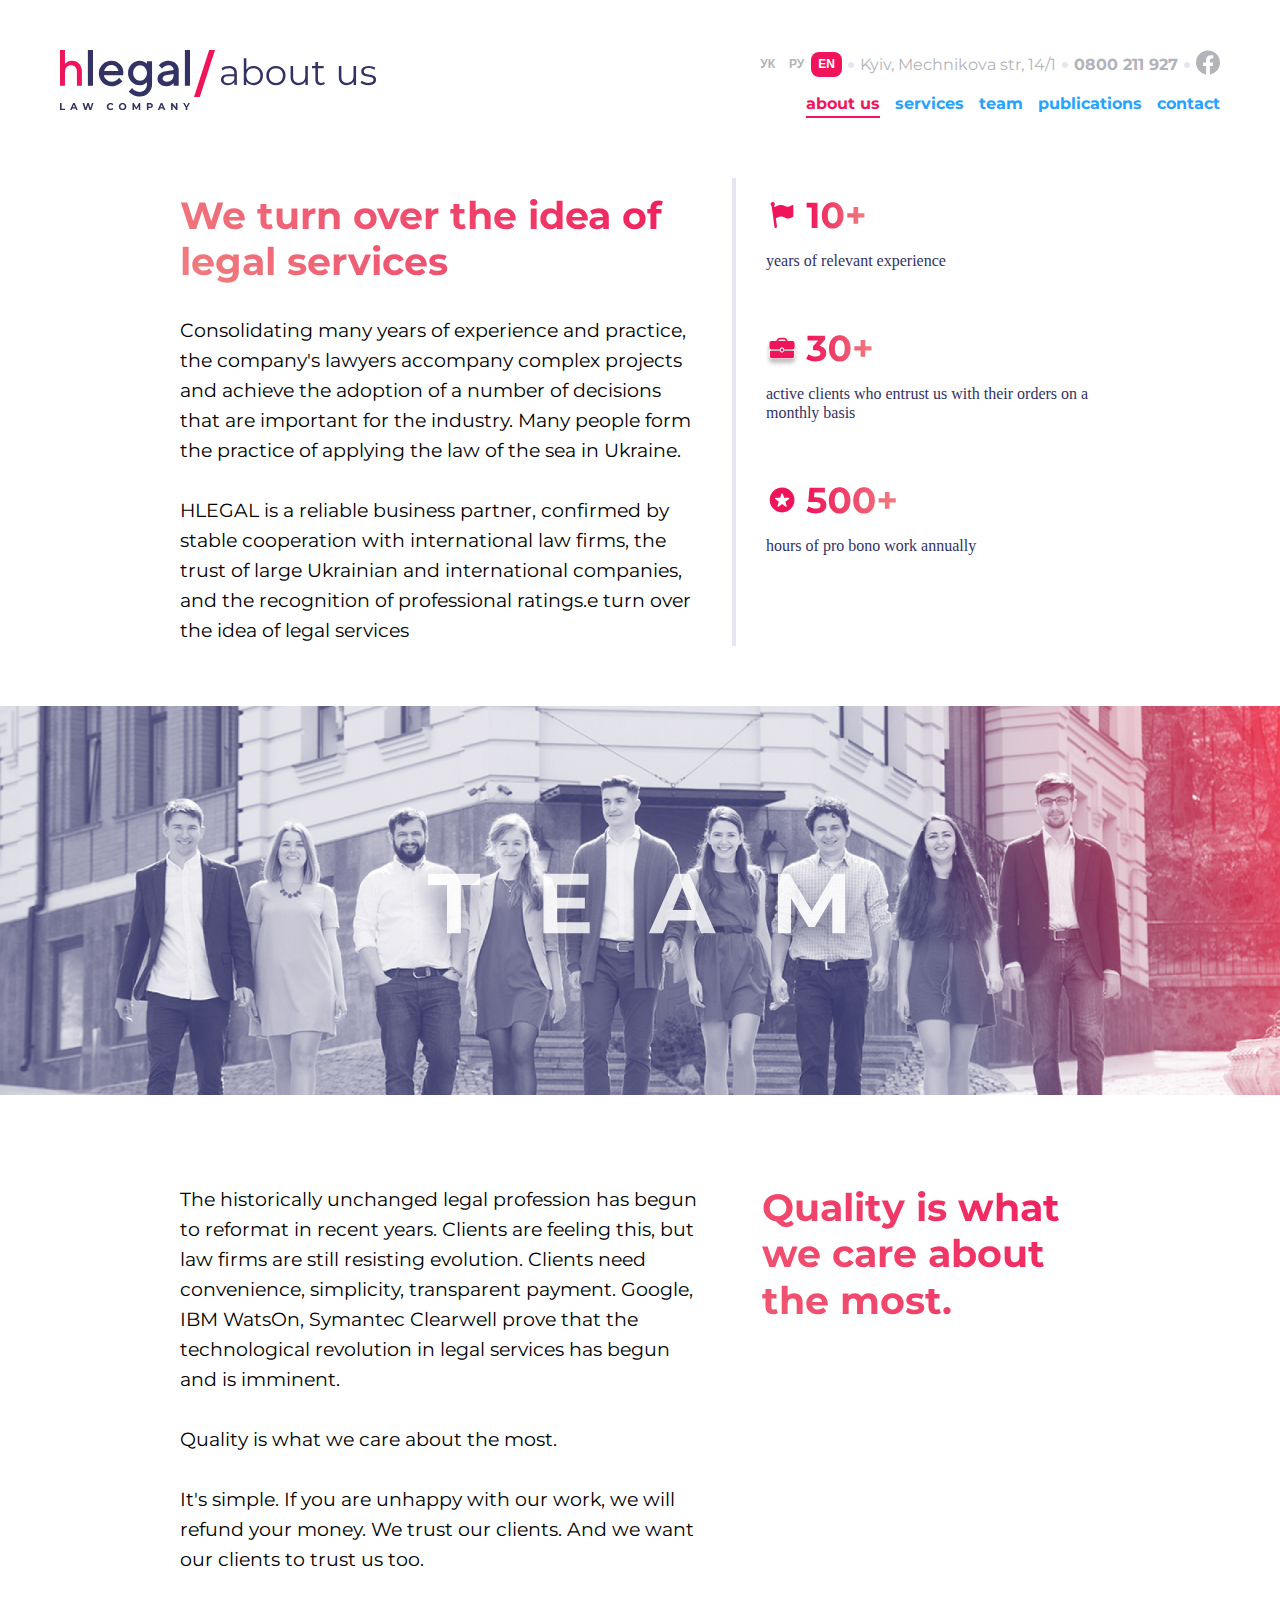
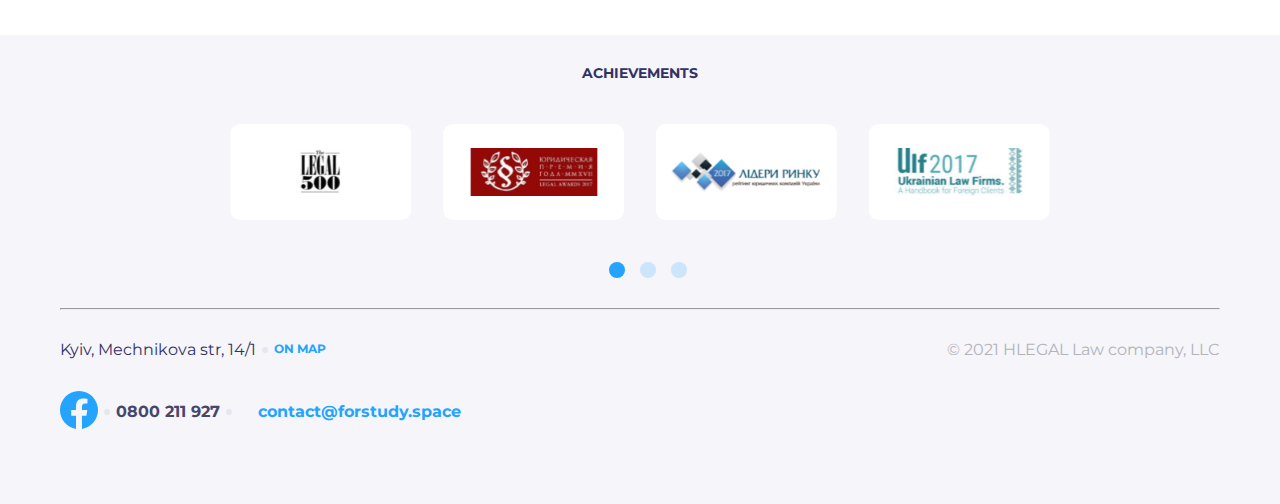
<file: pages/about.html>
<!DOCTYPE html>
<html lang="en">
<head>
    <meta charset="UTF-8">
    <meta name="viewport" content="width=device-width, initial-scale=1.0">
    <title>About</title>
    <link rel="stylesheet" href="../css/about.css">
</head>
<body>
    <header class="header-light">
        <div class="header-left">
            <div class="header-logo"><img src="../img_about/Logo.svg" alt="img"></div>
        </div>
        <div class="header-right">
            <div class="header-right-info">
                <div class="header-right-info__buttons">
                    <button class="header-button">УК</button>
                    <button class="header-button">РУ</button>
                    <button class="active">EN</button>
                </div>
                <div class="dot"></div>
                <span>Kyiv, Mechnikova str, 14/1</span>
                <div class="dot"></div>
                <a href="tel:0800 211 927">0800 211 927</a>
                <div class="dot"></div>
                <div class="header-icon">
                    <svg width="24" height="25" viewBox="0 0 24 25" fill="none" xmlns="http://www.w3.org/2000/svg">
                        <path
                            d="M24 12.5733C24 5.90541 18.6274 0.5 12 0.5C5.37258 0.5 0 5.90541 0 12.5733C0 18.5995 4.38823 23.5943 10.125 24.5V16.0633H7.07813V12.5733H10.125V9.91343C10.125 6.88755 11.9165 5.21615 14.6576 5.21615C15.9705 5.21615 17.3438 5.45195 17.3438 5.45195V8.42313H15.8306C14.3399 8.42313 13.875 9.35379 13.875 10.3086V12.5733H17.2031L16.6711 16.0633H13.875V24.5C19.6118 23.5943 24 18.5995 24 12.5733Z"
                            fill="#B3B3BA" />
                    </svg>
                </div>
            </div>
            <div class="header-logo__mobile"><img src="../img_about/mobile.svg" alt=""></div>
            <div class="header-nav">
                <a class="current" href="#">about us</a>
                <a href="#">services</a>
                <a href="#">team</a>
                <a href="#">publications</a>
                <a href="#">contact</a>
            </div>
        </div>
    </header>
    <div class="header-mobile">
        <div class="header-mobile__top">
            <div class="header-right-info__buttons">
                <button class="header-button">УК</button>
                <button class="header-button">РУ</button>
                <button class="active">EN</button>
            </div>
            <a href="tel:0800 211 927">0800 211 927</a>
        </div>
        <div class="header-mobile__bottom">
            <div class="header-mobile__img"><img src="../img_about/mobile.svg" alt="img"></div>
            <ul class="menu">
                <li><a class="menuItem__current" href="#">about us</a></li>
                <li><a class="menuItem" href="#">послуги</a></li>
                <li><a class="menuItem" href="#">команда</a></li>
                <li><a class="menuItem" href="#">публікації</a></li>
                <li><a class="menuItem" href="#">контакти</a></li>
            </ul>
            <button class="hamburger">
                <i class="menuIcon material-icons"><svg xmlns="http://www.w3.org/2000/svg" height="32px" viewBox="0 0 24 24" width="32px" fill="#323264">
                    <path d="M0 0h24v24H0z" fill="none" />
                    <path d="M3 18h18v-2H3v2zm0-5h18v-2H3v2zm0-7v2h18V6H3z" />
                </svg></i>
                <i class="closeIcon material-icons"><svg xmlns="http://www.w3.org/2000/svg" height="32px" viewBox="0 0 24 24" width="32px" fill="#EC6F5D">
                    <path d="M0 0h24v24H0z" fill="none" />
                    <path d="M19 6.41L17.59 5 12 10.59 6.41 5 5 6.41 10.59 12 5 17.59 6.41 19 12 13.41 17.59 19 19 17.59 13.41 12z" />
                </svg></i>
            </button>
        </div>
    </div>
    <section class="main">
        <div class="main-left">
            <h2>We turn over the idea of legal services</h2>
            <p>Consolidating many years of experience and practice, the company's lawyers accompany complex projects and achieve the
            adoption of a number of decisions that are important for the industry. Many people form the practice of applying the law
            of the sea in Ukraine. <br> <br>
            HLEGAL is a reliable business partner, confirmed by stable cooperation with international law firms, the trust of large
            Ukrainian and international companies, and the recognition of professional ratings.e turn over the idea of legal services</p>
        </div>
        <div class="main-right">
            <div class="article">
                <div><img src="../img_about/1.svg" alt="img"></div>
                <p>years of relevant experience</p>
            </div>
            <div class="article">
                <div><img src="../img_about/2.svg" alt="img"></div>
                <p>active clients who entrust us with their orders on a monthly basis</p>
            </div>
            <div class="article">
                <div><img src="../img_about/3.svg" alt="img"></div>
                <p>hours of pro bono work annually</p>
            </div>
        </div>
    </section>
    <section class="team">
      <div class="main_img"><img src="../img_about/main_img.svg" alt="img"></div>
    </section>
    <section class="description">
          <div class="description-left">
           <p>The historically unchanged legal profession has begun to reformat in recent years. Clients are feeling this, but law
              firms are still resisting evolution. Clients need convenience, simplicity, transparent payment. Google, IBM WatsOn,
              Symantec Clearwell prove that the technological revolution in legal services has begun and is imminent. <br> <br>
              Quality is what we care about the most. <br> <br>
              It's simple. If you are unhappy with our work, we will refund your money. We trust our clients. And we want our clients
              to trust us too.</p>
          </div>
          <div class="description-right">
            <h2>Quality is what we care about the most.</h2>
          </div>
    </section>
    <section class="cards">
        <h3>ACHIEVEMENTS</h3>
        <div class="cards-wrapper">
            <div class="card"><img src="../img_about/image.svg" alt="img"></div>
            <div class="card"><img src="../img_about/image 2.svg" alt="img"></div>
            <div class="card"><img src="../img_about/image 3.svg" alt="img"></div>
            <div class="card"><img src="../img_about/image 4.svg" alt="img"></div>
        </div>
        <div class="divider">
            <div class="current"></div>
            <div></div>
            <div></div>
        </div>
        <div class="divider-mobile">
            <div class="current"></div>
            <div></div>
            <div></div>
            <div></div>
            <div></div>
            <div></div>
        </div>
    </section>
<footer>
    <hr>
    <section class="footer-info">
        <div class="footer-left">
            <div class="footer-left__top">
                <span>Kyiv, Mechnikova str, 14/1</span>
                <div class="dot"></div>
                <a href="https://www.google.com/maps" target="_blank">ON MAP</a>
            </div>
            <div class="footer-left__bottom">
                <div class="footer-bottom__img"><svg width="38" height="38" viewBox="0 0 38 38" fill="none"
                        xmlns="http://www.w3.org/2000/svg">
                        <g clip-path="url(#clip0_121915_860)">
                            <path
                                d="M38 19.1161C38 8.55857 29.4934 0 19 0C8.50658 0 0 8.55857 0 19.1161C0 28.6575 6.94803 36.5659 16.0312 38V24.6419H11.207V19.1161H16.0312V14.9046C16.0312 10.1136 18.8678 7.46723 23.2078 7.46723C25.2866 7.46723 27.4609 7.84059 27.4609 7.84059V12.545H25.0651C22.7048 12.545 21.9688 14.0185 21.9688 15.5302V19.1161H27.2383L26.3959 24.6419H21.9688V38C31.052 36.5659 38 28.6575 38 19.1161Z"
                                fill="#24A3FF" />
                        </g>
                        <defs>
                            <clipPath id="clip0_121915_860">
                                <rect width="38" height="38" fill="white" />
                            </clipPath>
                        </defs>
                    </svg></div>
                <div class="dot"></div>
                <a href="tel:0800 211 927">0800 211 927</a>
                <div class="dot"></div>

          <button onclick="document.getElementById('id01').style.display='block'" style="width:auto;"><a class="footer-form" href="#">contact@forstudy.space</a></button>
          <div id="id01" class="modal">
        
             <form class="modal-content animate" action="../action_page.php" method="post">
        
                <div class="container">
                    <span onclick="document.getElementById('id01').style.display='none'" class="close" title="Закрыть Modal">&times;</span>
                    <h2>We would like to help you</h2>
                    <input type="text" placeholder="Name" name="uname" required>
                    <input type="msg" placeholder="Message" name="uname" rows="4" required>
                    <h3>How to answer you?</h3>
                    <input type="tel" placeholder="Phone number" name="tel" required>
                    <input type="email" placeholder="Email" name="email" required>
        
                    <button class="submit" type="submit">Send message</button>
                </div>
        
             </form>
          </div>

        </div>
        </div>
        <div class="footer-right">© 2021 HLEGAL Law company, LLC</div>
    </section>
</footer>
<script>
    const menu = document.querySelector(".menu");
        const menuItems = document.querySelectorAll(".menuItem");
        const hamburger = document.querySelector(".hamburger");
        const closeIcon = document.querySelector(".closeIcon");
        const menuIcon = document.querySelector(".menuIcon");

        function toggleMenu() {
            if (menu.classList.contains("showMenu")) {
                menu.classList.remove("showMenu");
                closeIcon.style.display = "none";
                menuIcon.style.display = "block";
            } else {
                menu.classList.add("showMenu");
                closeIcon.style.display = "block";
                menuIcon.style.display = "none";
            }
        }

        hamburger.addEventListener("click", toggleMenu);

        menuItems.forEach(
            function (menuItem) {
                menuItem.addEventListener("click", toggleMenu);
            }
        )

    var modal = document.getElementById('id01');
    window.onclick = function (event) {
            if (event.target == modal) {
                modal.style.display = "none";
            }
        }
      
</script>

</body>

</html>
</file>
<file: css/about.css>
* {
  padding: 0;
  margin: 0;
  box-sizing: border-box;
  cursor: pointer;
}

@font-face {
  font-family: Montserrat-Bold;
  src: url(../fonts/Montserrat-Bold.ttf);
}
@font-face {
  font-family: Montserrat-Regular;
  src: url(../fonts/Montserrat-Regular.ttf);
}
.dot {
  width: 6px;
  height: 6px;
  background-color: #E6E6F0;
  border-radius: 15px;
  margin: 6px;
}

.active {
  background-color: #F0145A;
  display: inline-block;
  color: #fff;
  padding: 5px 7px 5px 7px;
  border: none;
  border-radius: 8px;
  font-size: 12px;
  line-height: 14.6px;
  font-weight: 700;
  transition-duration: 0.4s;
}

.active:hover {
  background: #F5F5FA;
  border: none;
  border-radius: 8px;
  color: #B3B3BA;
}

.header-light {
  min-height: 0.05%;
  display: flex;
  justify-content: space-between;
}
@media screen and (max-width: 5000px) {
  .header-light .header-logo__mobile {
    display: none;
  }
}
@media screen and (max-width: 930px) {
  .header-light {
    justify-content: center;
    align-items: flex-start;
  }
  .header-light .header-logo {
    display: none;
  }
  .header-light .header-logo__mobile {
    display: block;
    padding: 30px 0 15px 0;
  }
}
@media screen and (max-width: 640px) {
  .header-light {
    display: none;
  }
}
.header-light .header-logo {
  padding-top: 50px;
  padding-left: 60px;
}
@media screen and (max-width: 640px) {
  .header-light .header-logo__mobile {
    display: none;
  }
}
.header-light .header-right {
  display: flex;
  flex-direction: column;
}
@media screen and (max-width: 768px) {
  .header-light .header-right .header-right-info {
    padding: 0 auto;
  }
}
.header-light .header-right .header-right-info {
  display: flex;
  flex-direction: row;
  align-items: center;
  padding: 50px 60px 0 0;
}
.header-light .header-right .header-right-info .header-right-info__buttons {
  display: flex;
}
.header-light .header-right .header-right-info .header-right-info__buttons .header-button {
  background: transparent;
  color: #B3B3BA;
  padding: 5px 7px 5px 7px;
  border: none;
  border-radius: 8px;
  text-decoration: none;
  font-size: 12px;
  line-height: 14.6px;
  font-weight: 700;
  transition: 0.4s;
}
.header-light .header-right .header-right-info .header-right-info__buttons .header-button:hover {
  background: #F5F5FA;
  border: none;
  border-radius: 8px;
}
.header-light .header-right .header-right-info span {
  font-family: Montserrat-Regular;
  font-size: 16px;
  font-weight: 400;
  padding: 2.5px 0;
  color: #B3B3BA;
}
.header-light .header-right .header-right-info a {
  text-decoration: none;
  font-family: Montserrat-Bold;
  font-size: 16px;
  font-weight: 700;
  color: #B3B3BA;
}
.header-light .header-right .header-right-info .header-icon:hover svg path {
  fill: #F0145A;
}
.header-light .header-right .header-nav {
  align-self: flex-end;
  padding-right: 60px;
  display: flex;
  flex-direction: row;
  grid-gap: 15px;
  padding-top: 15px;
}
@media screen and (max-width: 930px) {
  .header-light .header-right .header-nav {
    align-self: unset;
  }
}
.header-light .header-right .header-nav a {
  padding: 0 0 3px 0;
  font-family: Montserrat-Bold;
  font-weight: 700;
  font-size: 16px;
  text-decoration: none;
  color: #24A3FF;
  border-bottom: 2px solid transparent;
  transition-duration: 0.4s ease;
}
.header-light .header-right .header-nav a:hover {
  border-bottom: 2px solid #24A3FF;
}
.header-light .header-right .header-nav .current {
  color: #F0145A;
  border-bottom: 2px solid #F0145A;
}
.header-light .header-right .header-nav .current:hover {
  border-bottom: 2px solid #F0145A;
}

.header-mobile {
  display: flex;
  flex-direction: column;
  width: 100%;
}
@media screen and (max-width: 768px) {
  .header-mobile {
    display: none;
  }
}
@media screen and (max-width: 5000px) {
  .header-mobile {
    display: none;
  }
}
@media screen and (max-width: 640px) {
  .header-mobile {
    display: block;
  }
}
.header-mobile .header-mobile__top {
  display: flex;
  flex-direction: row;
  justify-content: space-between;
  align-items: center;
  background-color: #F5F5FA;
  padding: 12.5px 15px;
}
.header-mobile .header-mobile__top .header-button {
  background: transparent;
  color: #B3B3BA;
  padding: 5px 7px 5px 7px;
  border: none;
  border-radius: 8px;
  text-decoration: none;
  font-size: 12px;
  line-height: 14.6px;
  font-weight: 700;
  transition: 0.4s;
}
.header-mobile .header-mobile__top .header-button:hover {
  background: #ffffff;
  border: none;
  border-radius: 8px;
}
.header-mobile .header-mobile__top .active:hover {
  background: #ffffff;
  border: none;
  border-radius: 8px;
  color: #B3B3BA;
}
.header-mobile .header-mobile__top a {
  text-decoration: none;
  font-family: Montserrat-Bold;
  font-size: 16px;
  font-weight: 700;
  color: #B3B3BA;
}
.header-mobile .header-mobile__bottom {
  display: flex;
  flex-direction: row;
  justify-content: space-between;
  align-items: center;
  padding: 0 15px;
  position: relative;
  width: 100%;
}
.header-mobile .header-mobile__bottom .header-mobile__img {
  padding-top: 5px;
}
.header-mobile .header-mobile__bottom .menuItem {
  display: block;
  margin: 15px 5px;
  font-size: 24px;
  font-weight: 700;
  color: #24A3FF;
  text-decoration: none;
  padding: 7px 0;
  background-color: #F5F5FA;
  border-radius: 12px;
  text-align: center;
  font-family: Montserrat-Bold;
}
.header-mobile .header-mobile__bottom .menuItem:hover {
  background-color: #E6E6F0;
}
.header-mobile .header-mobile__bottom .menuItem__current {
  display: block;
  margin: 32px 5px 15px 5px;
  font-size: 24px;
  font-weight: 700;
  color: #F0145A;
  text-decoration: none;
  padding: 7px 0;
  background-color: #F5F5FA;
  border-radius: 12px;
  text-align: center;
  font-family: Montserrat-Bold;
}
.header-mobile .header-mobile__bottom .menuItem__current:hover {
  background-color: #E6E6F0;
}
.header-mobile .header-mobile__bottom .hamburger {
  position: absolute;
  z-index: 100;
  right: 16px;
  border: none;
  background: white;
  cursor: pointer;
  transition: 0.4s ease;
}
.header-mobile .header-mobile__bottom .hamburger:hover {
  background: #E6E6F0;
  border-radius: 8px;
}
.header-mobile .header-mobile__bottom .closeIcon {
  display: none;
  transition: 0.4s ease;
  background: #FFFFFF;
}
.header-mobile .header-mobile__bottom .closeIcon:hover {
  background: #FFFFFF;
  border: none;
  border-radius: 8px;
}
.header-mobile .header-mobile__bottom .menu {
  position: fixed;
  transform: translateY(-100%);
  transition: transform 0.6s;
  top: 0;
  left: 0;
  right: 0;
  bottom: 50;
  z-index: 0;
  background: #FFFFFF;
  color: white;
  list-style: none;
  padding: 64px 12px;
  margin: 0 1px;
  width: 100%;
  border-radius: 12px 12px 0 0;
}
.header-mobile .header-mobile__bottom .showMenu {
  transform: translateY(50px);
}

.main {
  display: flex;
  flex-direction: row;
  text-align: start;
  min-width: none;
  width: 100%;
  padding: 60px 180px;
}
.main .main-left {
  display: flex;
  flex-direction: column;
  width: 60%;
  align-items: flex-start;
  padding-right: 30px;
}
.main .main-left h2 {
  font-size: 38px;
  font-weight: 700;
  font-family: Montserrat-Bold;
  background: linear-gradient(45deg, #EF8080, #F0145A);
  background-clip: text;
  -webkit-background-clip: text;
  -webkit-text-fill-color: transparent;
  padding-top: 15px;
  line-height: 46.32px;
}
.main .main-left p {
  min-width: 100%;
  font-size: 19px;
  font-weight: 400;
  font-family: Montserrat-Regular;
  color: #000000;
  line-height: 30px;
  max-width: 40vh;
  padding-top: 30px;
}
.main .main-right {
  display: flex;
  flex-direction: column;
  width: 40%;
  padding-left: 30px;
  border-left: 4px solid #E6E6F0;
}
.main .main-right .article {
  display: flex;
  justify-content: space-between;
  flex-direction: column;
  padding-top: 15px;
}
.main .main-right .article p {
  padding: 10px 0 40px 0;
  color: #323264;
  font-family: Motserrat-Regular;
  font-size: 16px;
  font-weight: 400px;
  line-height: 19.5px;
}

@media screen and (max-width: 1200px) {
  .main {
    padding: 60px;
  }
}
@media screen and (max-width: 786px) {
  .main {
    display: flex;
    flex-direction: column;
  }
  .main .main-left {
    width: 100%;
  }
  .main .main-right {
    width: 100%;
    padding-top: 30px;
  }
  .main h2 {
    font-size: 30px;
    line-height: 36.57px;
  }
  .main p {
    padding-bottom: 30px;
  }
}
.team {
  width: 100%;
  display: flex;
}
.team .main_img {
  width: 100%;
  display: flex;
}
.team .main_img img {
  background-size: cover;
  width: 100%;
}

.description {
  display: flex;
  flex-direction: row;
  padding: 60px 180px;
  width: 100%;
}
.description .description-left {
  display: flex;
  width: 60%;
}
.description .description-left p {
  font-size: 19px;
  font-weight: 400;
  font-family: Montserrat-Regular;
  color: #000000;
  line-height: 30px;
  max-width: 40vh;
  text-align: start;
  padding-top: 30px;
  min-width: 100%;
  padding-right: 30px;
}
.description .description-right {
  width: 40%;
  display: flex;
}
.description .description-right h2 {
  font-size: 38px;
  font-weight: 700;
  font-family: Montserrat-Bold;
  background: linear-gradient(45deg, #EF8080, #F0145A);
  background-clip: text;
  -webkit-background-clip: text;
  -webkit-text-fill-color: transparent;
  padding-top: 30px;
  line-height: 46.32px;
  text-align: start;
  padding-left: 30px;
}

@media screen and (max-width: 1200px) {
  .description {
    padding: 60px;
  }
}
@media screen and (max-width: 786px) {
  .description {
    display: flex;
    flex-direction: column;
  }
  .description .description-left {
    width: 100%;
  }
  .description .description-right {
    width: 100%;
  }
  .description .description-right h2 {
    padding-left: 0;
    font-size: 30px;
    line-height: 36.57px;
  }
}
.cards {
  display: flex;
  flex-direction: column;
  justify-content: center;
  align-items: center;
  background-color: #F5F5FA;
  width: 100%;
}
.cards h3 {
  font-family: Montserrat-Bold;
  font-size: 14px;
  font-weight: 700;
  line-height: 17px;
  color: #323264;
  padding-top: 30px;
}
.cards .cards-wrapper {
  display: grid;
  grid-template-columns: repeat(4, 1fr);
  align-items: center;
  justify-content: center;
  gap: 40px;
  padding: 30px 0;
  width: 80%;
}
.cards .cards-wrapper .card {
  display: flex;
  padding: 30px 0;
  background-color: #FFFFFF;
  align-items: center;
  justify-content: center;
  border-radius: 12px;
}
.cards .divider {
  display: flex;
  flex-direction: row;
}
.cards .divider .current {
  width: 16px;
  height: 16px;
  border-radius: 100%;
  background-color: #24A3FF;
}
.cards .divider div {
  width: 16px;
  height: 16px;
  border-radius: 100%;
  background-color: rgba(36, 164, 255, 0.2);
  margin-left: 15px;
}
.cards .divider div:hover {
  background-color: rgba(36, 164, 255, 0.6);
}
.cards .divider .current:hover {
  background-color: #24A3FF;
}
.cards .divider-mobile {
  display: flex;
  flex-direction: row;
}
.cards .divider-mobile .current {
  width: 16px;
  height: 16px;
  border-radius: 100%;
  background-color: #24A3FF;
}
.cards .divider-mobile div {
  width: 16px;
  height: 16px;
  border-radius: 100%;
  background-color: rgba(36, 164, 255, 0.2);
  margin-left: 15px;
}
.cards .divider-mobile div:hover {
  background-color: rgba(36, 164, 255, 0.6);
}
.cards .divider-mobile .current:hover {
  background-color: #24A3FF;
}
@media screen and (max-width: 5000px) {
  .cards .divider {
    display: flex;
  }
  .cards .divider-mobile {
    display: none;
  }
}
@media screen and (max-width: 640px) {
  .cards .divider {
    display: none;
  }
  .cards .divider-mobile {
    display: flex;
  }
}

@media screen and (max-width: 1440px) {
  .cards .cards-wrapper {
    transform: scale(0.8);
  }
}
@media screen and (max-width: 640px) {
  .cards {
    display: flex;
    flex-direction: column;
    width: 100%;
    align-items: center;
  }
  .cards .cards-wrapper {
    display: flex;
    flex-direction: row;
    transform: scale(1);
    width: 100%;
  }
  .cards .cards-wrapper .card {
    width: 100%;
    display: none;
  }
  .cards .cards-wrapper .card:first-child {
    display: flex;
    margin: 30px 60px;
  }
}
footer {
  background-color: #F5F5FA;
  padding: 30px 160px;
  width: 100%;
}
@media screen and (max-width: 1500px) {
  footer {
    padding: 30px 60px;
  }
}
footer hr {
  color: rgba(230, 230, 240, 0.1);
  background-color: rgba(245, 245, 250, 0.2);
  width: 100%;
  align-self: center;
  justify-self: center;
}
footer .footer-info {
  display: flex;
  flex-direction: row;
  justify-content: space-between;
  padding: 30px 0;
}
@media screen and (max-width: 790px) {
  footer .footer-info {
    display: flex;
    flex-direction: column;
    justify-content: space-between;
  }
}
footer .footer-info .footer-left {
  display: flex;
  flex-direction: column;
}
footer .footer-info .footer-left .footer-left__top {
  display: flex;
  flex-direction: row;
  align-items: center;
}
@media screen and (max-width: 790px) {
  footer .footer-info .footer-left .footer-left__top {
    display: flex;
    flex-direction: column;
  }
}
footer .footer-info .footer-left .footer-left__top span {
  color: #323264;
  font-family: Montserrat-Regular;
  font-size: 16px;
  font-weight: 400;
  line-height: 19.5px;
}
footer .footer-info .footer-left .footer-left__top a {
  color: #24A3FF;
  text-decoration: none;
  font-size: 12px;
  font-weight: 700;
  font-family: Montserrat-Bold;
  line-height: 14.63px;
}
footer .footer-info .footer-left .footer-left__bottom {
  display: flex;
  flex-direction: row;
  align-items: center;
  padding-top: 21px;
}
@media screen and (max-width: 790px) {
  footer .footer-info .footer-left .footer-left__bottom {
    display: flex;
    flex-direction: column;
  }
}
footer .footer-info .footer-left .footer-left__bottom .footer-bottom__img:hover svg path {
  fill: #F0145A;
}
footer .footer-info .footer-left .footer-left__bottom a {
  color: #46466E;
  font-size: 16px;
  font-weight: 700;
  line-height: 19.5px;
  text-decoration: none;
  font-family: Montserrat-Bold;
}
footer .footer-info .footer-left .footer-left__bottom .footer-form {
  color: #24A3FF;
  font-size: 16px;
  font-weight: 700;
  line-height: 19.5px;
  font-family: Montserrat-Bold;
  transition-duration: 4s ease;
}
footer .footer-info .footer-left .footer-left__bottom .footer-form a {
  text-decoration: none;
}
footer .footer-info .footer-left .footer-left__bottom .footer-form:hover {
  color: #F0145A;
}
footer .footer-info .footer-left .footer-left__bottom button {
  background-color: #F5F5FA;
  color: white;
  padding: 14px 20px;
  margin: 8px 0;
  border: none;
  width: 100%;
}
footer .footer-info .footer-left .footer-left__bottom input[type=text],
footer .footer-info .footer-left .footer-left__bottom input[type=tel],
footer .footer-info .footer-left .footer-left__bottom input[type=email],
footer .footer-info .footer-left .footer-left__bottom input[type=msg] {
  width: 100%;
  padding: 15px;
  margin: 15px 30px;
  display: inline-block;
  border: 1px solid #FFFFFF;
  background-color: #FFFFFF;
  border-radius: 12px;
  color: #B3B3BA;
  font-family: Montserrat-Regular;
  font-size: 16px;
  font-weight: 400;
  line-height: 26px;
}
footer .footer-info .footer-left .footer-left__bottom input[type=msg] {
  padding-bottom: 60px;
}
footer .footer-info .footer-left .footer-left__bottom .imgcontainer {
  text-align: center;
  margin: 24px 0 12px 0;
}
footer .footer-info .footer-left .footer-left__bottom h2 {
  font-size: 38px;
  font-weight: 700;
  font-family: Montserrat-Bold;
  line-height: 46.32px;
  background: linear-gradient(45deg, #F0145A, #EF8080);
  background-clip: text;
  -webkit-background-clip: text;
  -webkit-text-fill-color: transparent;
  margin: 30px;
}
footer .footer-info .footer-left .footer-left__bottom h3 {
  color: #B3B3BA;
  font-size: 14px;
  font-weight: 700;
  font-family: Montserrat-Regular;
  line-height: 17.07px;
  padding: 30px 0 15px 30px;
}
footer .footer-info .footer-left .modal {
  display: none;
  position: fixed;
  z-index: 1;
  left: 0;
  right: 0;
  top: 50%;
  bottom: 0;
  width: 50%;
  height: 50%;
  overflow: auto;
  background-color: #F5F5FA;
  padding-top: 30px;
  border-radius: 12px;
}
@media screen and (max-width: 760px) {
  footer .footer-info .footer-left .modal {
    transform: scale(0.8);
    width: 100%;
  }
}
footer .footer-info .footer-left .modal .modal-content {
  background-color: #F5F5FA;
  width: 90%;
  position: relative;
}
footer .footer-info .footer-left .modal .modal-content .close {
  position: absolute;
  right: 15px;
  top: 0;
  color: red;
  font-size: 35px;
  font-weight: bold;
  border: 1px solid transparent;
  transition-duration: 0.4s;
  padding: 1px 3px;
}
footer .footer-info .footer-left .modal .close:hover,
footer .footer-info .footer-left .modal .close:focus {
  position: absolute;
  right: 15px;
  top: 0;
  color: red;
  cursor: pointer;
  border: none;
  border: 1px solid transparent;
  background-color: #E6E6F0;
  padding: 1px 3px;
  border-radius: 8px;
}
footer .footer-info .footer-left .modal .submit {
  background-color: #24A3FF;
  color: #ffffff;
  padding: 18px;
  text-align: center;
  font-family: Montserrat-Regular;
  font-size: 16px;
  font-weight: 700;
  line-height: 19.5px;
  margin: 30px;
  border-radius: 12px;
}
footer .footer-info .footer-left .modal .animate {
  -webkit-animation: animatezoom 0.6s;
  animation: animatezoom 0.6s;
}
@-webkit-keyframes animatezoom {
  from {
    -webkit-transform: scale(0);
  }
  to {
    -webkit-transform: scale(1);
  }
}
@keyframes animatezoom {
  from {
    transform: scale(0);
  }
  to {
    transform: scale(1);
  }
}
footer .footer-info .footer-right {
  color: #B3B3BA;
  font-family: Montserrat-Regular;
  font-size: 16px;
  font-weight: 400;
  line-height: 19.5px;
}
@media screen and (max-width: 790px) {
  footer .footer-info .footer-right {
    align-self: center;
    padding-top: 30px;
  }
}

/*# sourceMappingURL=about.css.map */
</file>
